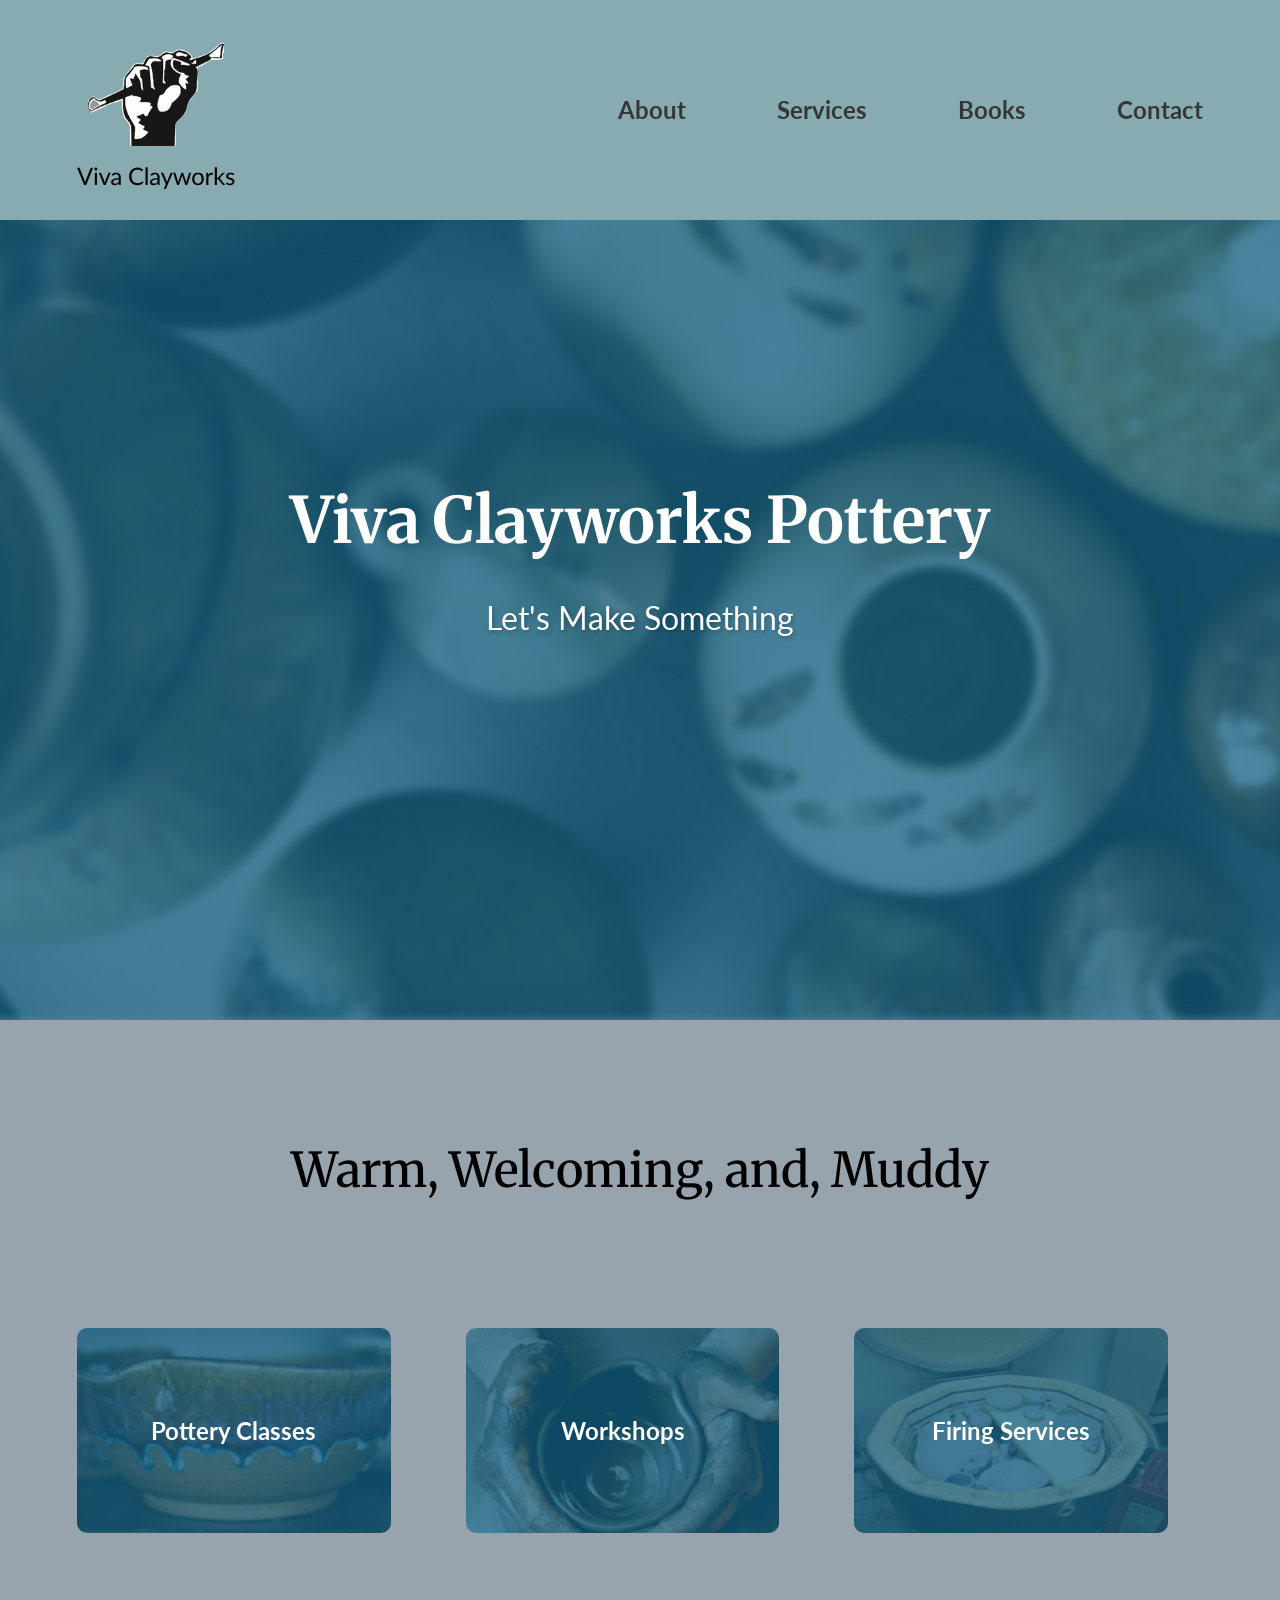
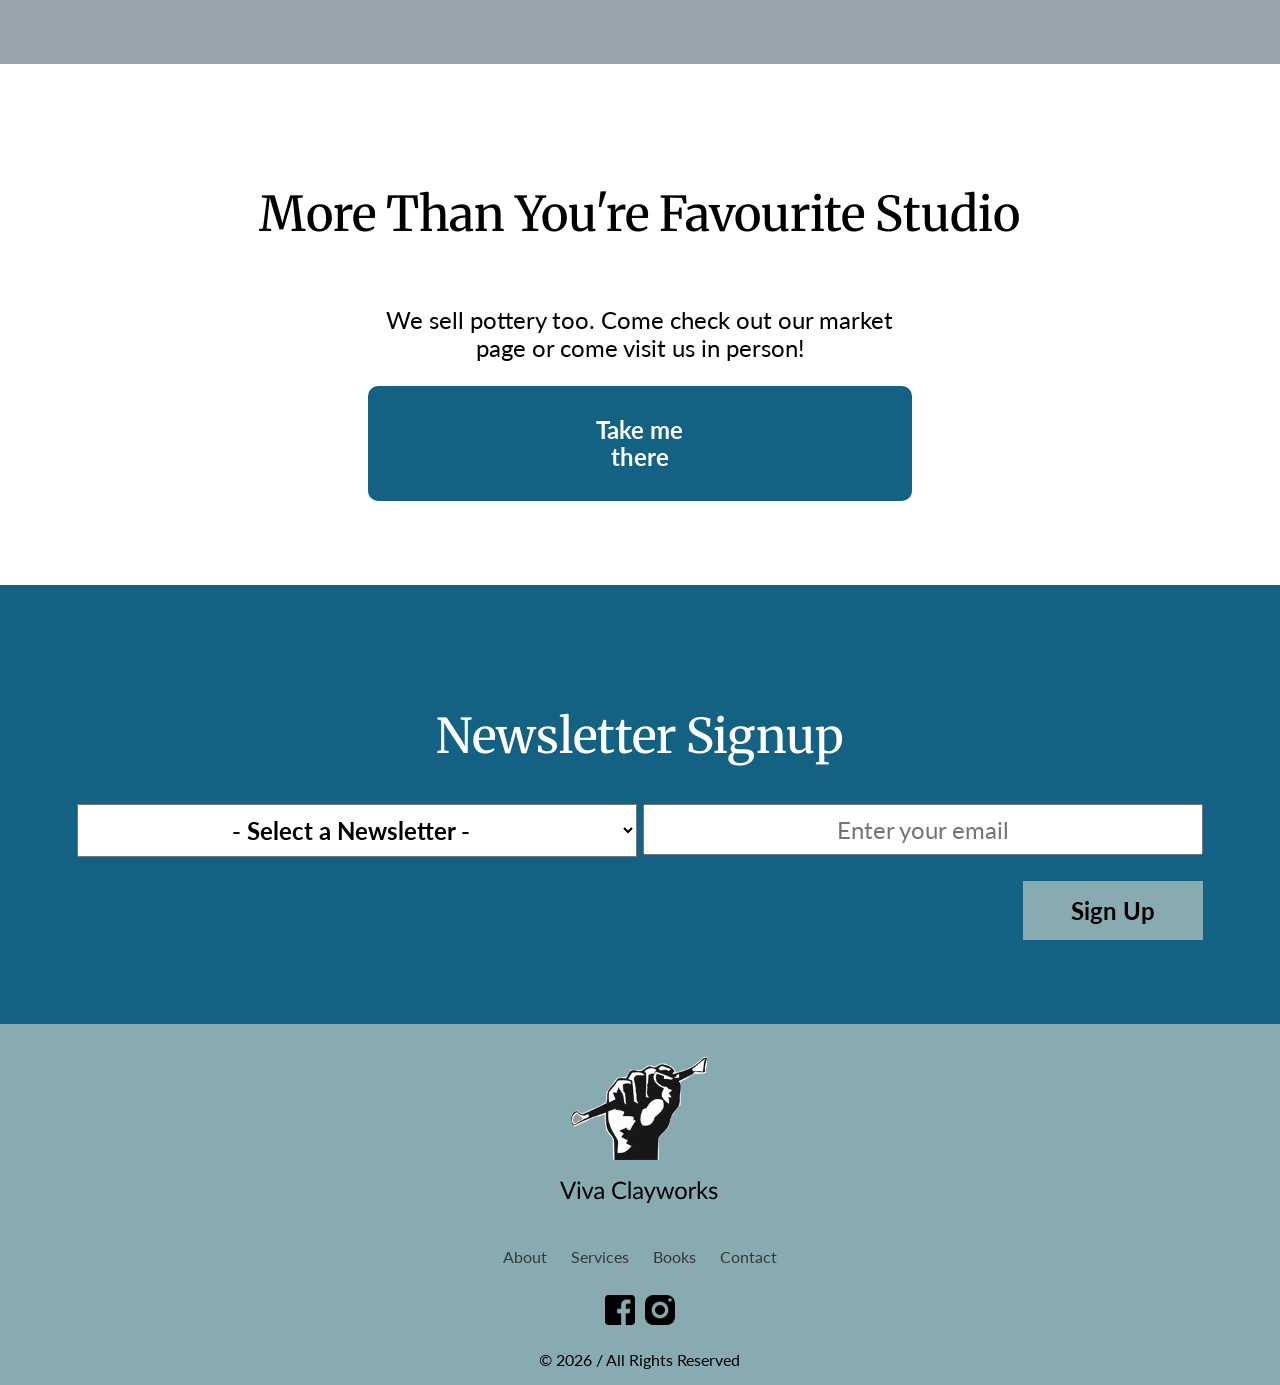
<file: index.html>
<!DOCTYPE html>
<html lang="en">
    <head>
        <meta charset="UTF-8"></meta>
        <meta name="viewport" content="width=device-width, initial-scale=1"></meta>
        <title>Viva Clayworks | Homepage</title>

        <!-- STYLE SHEETS: Normal, layout, styles-->
    	<link rel="stylesheet" href="normalize.css"> <!-- Normalize browser default settings -->
	    <link rel="stylesheet" href="layout.css"> <!-- This controls our stucture and layout -->
	    <link rel="stylesheet" href="styles.css"> <!-- This is where we add all the styling to the elements of the pages -->

        <!-- FONTS: Merriweathear, Lato -->
        <link rel="preconnect" href="https://fonts.googleapis.com">
        <link rel="preconnect" href="https://fonts.gstatic.com" crossorigin>
        <link href="https://fonts.googleapis.com/css2?family=Merriweather:ital,opsz,wght@0,18..144,300..900;1,18..144,300..900&display=swap" rel="stylesheet">

        <link rel="preconnect" href="https://fonts.googleapis.com">
        <link rel="preconnect" href="https://fonts.gstatic.com" crossorigin>
        <link href="https://fonts.googleapis.com/css2?family=Lato:ital,wght@0,100;0,300;0,400;0,700;0,900;1,100;1,300;1,400;1,700;1,900&family=Merriweather:ital,opsz,wght@0,18..144,300..900;1,18..144,300..900&display=swap" rel="stylesheet">
    </head>
    
    <!-- BODY: Viewable content -->
    <body>
        <!-- HEADER section: Navigatiom bar, the same for every page -->
        <header>
            <!-- LOGO -->
            <a href="index.html#home"><img src="images/vivaclayworks-logo.svg" class="logo" alt=""></a>

            <!-- NAVIGATION -->
            <nav>
                <ul>
                    <li><a href="about.html" class="nav-link">About</a></li>
                    <li><a href="services.html" class="nav-link">Services</a></li>
                    <li><a href="little-otter.html" class="nav-link">Books</a></li>
                    <li><a href="contact.html" class="nav-link">Contact</a></li>
                </ul>
            </nav>

            <!-- HAMBURGER BAR: For tablet and mobile screens -->

        </header>

        <!-- MAIN: Content between the header and footer -->
        <main>
            <!-- HERO section: Organization name and motto -->
            <section class="no-section-padding">
                <div class="container-full">
                    <div class="row row-justify-center row-align-center">
                        <div class="hero-img" id="home">
                            <h1 class="text-white text-center h1-hero">Viva Clayworks Pottery</h1>
                            <p class="text-white text-center h1-subheading">Let's Make Something</p>
                        </div>
                    </div>
                </div>

            </section>

            <!-- WARM, WELCOMING, AND, MUDDY section: Pottery Classes, Workshops, Firing Services -->
            <section class="section-padding cadet-gray-background">
                <div class="container">

                    <h2 class="text-center">Warm, Welcoming, and, Muddy</h2>

                    <!-- Row one start: three columns -->
                    <div class="row row-justify-center">
                        <!-- Column one: Pottery Classes -->
                        <div class="col col-lg-4">
                            <div class="homepage-card">
                                <p class="text-bold">Pottery Classes</p>
                            </div>
                        </div>

                        <!-- Column two: Workshops -->
                        <div class="col col-lg-4">
                            <div class="homepage-card homepage-card-2">
                                <p class="text-bold">Workshops</p>
                            </div>
                        </div>
                        
                        <!-- Column three: Firing Services -->
                        <div class="col col-lg-4">
                            <div class="homepage-card homepage-card-3">
                                <p class="text-bold">Firing Services</p>
                            </div>
                        </div>
                    </div>
                    <!-- Row one end -->
                </div>
            </section>

            <!-- MORE THAN YOU'RE FAVOURITE STUDIO section: CTA to shop page -->
            <section class="section-padding">
                <div class="container">
                    <h2 class="text-center">More Than You're Favourite Studio</h2>

                    <!-- Row one start -->
                    <div class="row row-justify-center">
                        <div class="col col-lg-6">
                            <p class="text-center">We sell pottery too. Come check out our market page or come visit us in person!</p>
                        </div>
                    </div>
                    <!-- Row one end -->

                    <!-- Row two start: button-->
                    <div class="row row-justify-center">
                        <div class="col col-lg-6 text-center">
                            <a href="https://viva-clayworks.myshopify.com/" target="_blank" class="button">Take me there</a>
                        </div>
                    </div>
                    <!-- Row two end -->
                </div>
            </section>

            <!-- NEWSLETTER SIGNUP section -->
            <section class="section-padding deep-teal-background">
                <div class="container">
                    <h2 class="text-center text-white">Newsletter Signup</h2>
                    
                    <!-- Newsletter signup form: need to match the mockup--> 
                    <form class="newsletter-form">
                        <div class="field">
                            <select id="newsletters" name="newsletter" class="newsletters text-center">
                                <option value="">- Select a Newsletter -</option>
                                <option value="viva-clayworks-newsletter">Viva Clayworks Newsletter</option>
                                <option value="workshops">Workshops</option>
                                <option value="customer-list">Customer List</option>
                                <option value="children-and-teen-program">Children and Teen Program</option>
                                <option value="student-email-list">Student Email List</option>
                            </select>
                        </div>
                        <div class="field">
                            <input type="text" id="email" class="input-text text-center" placeholder="Enter your email">
                        </div>
                        <input type="submit" class="button-secondary form-submit" value="Sign Up">
                    </form>
                </div>
            </section>

        </main>
        <!-- FOOTER: Logo, navigation bar, socials, and copy right statement. The same for every page-->
        <footer>
            <div class="container">
                <!-- Row one: logo -->
                <div class="row row-justify-center">
                    <a href="index.html#home"><img src="images/vivaclayworks-logo.svg" class="logo"></a>
                </div>
                <!-- Row one end -->
                 
                <!-- Row two: navigation links -->
                <div class="row row-justify-center">
                    <ul>
                        <li><a href="about.html" class="nav-link">About</a></li>
                        <li><a href="services.html" class="nav-link">Services</a></li>
                        <li><a href="little-otter.html" class="nav-link">Books</a></li>
                        <li><a href="contact.html" class="nav-link">Contact</a></li>
                    </ul>
                </div>
                <!-- Row two end-->

                <!-- Row three: social media icons -->
                <div class="row row-justify-center">
                    <a><img src="images/facebook-icon.svg" class="footer-icon fb-icon"></a>
                    <a><img src="images/instagram-icon.svg" class="footer-icon insta-icon"></a>
                </div>
                <!-- Row three end -->

                <!-- Row four: copy right -->
                <div class="row row-justify-center">
                    <p class=text-center>&copy; 2026 / All Rights Reserved</p>
                </div>
                <!-- Row four end-->
            </div>
        </footer>
    </body>
</html>
</file>
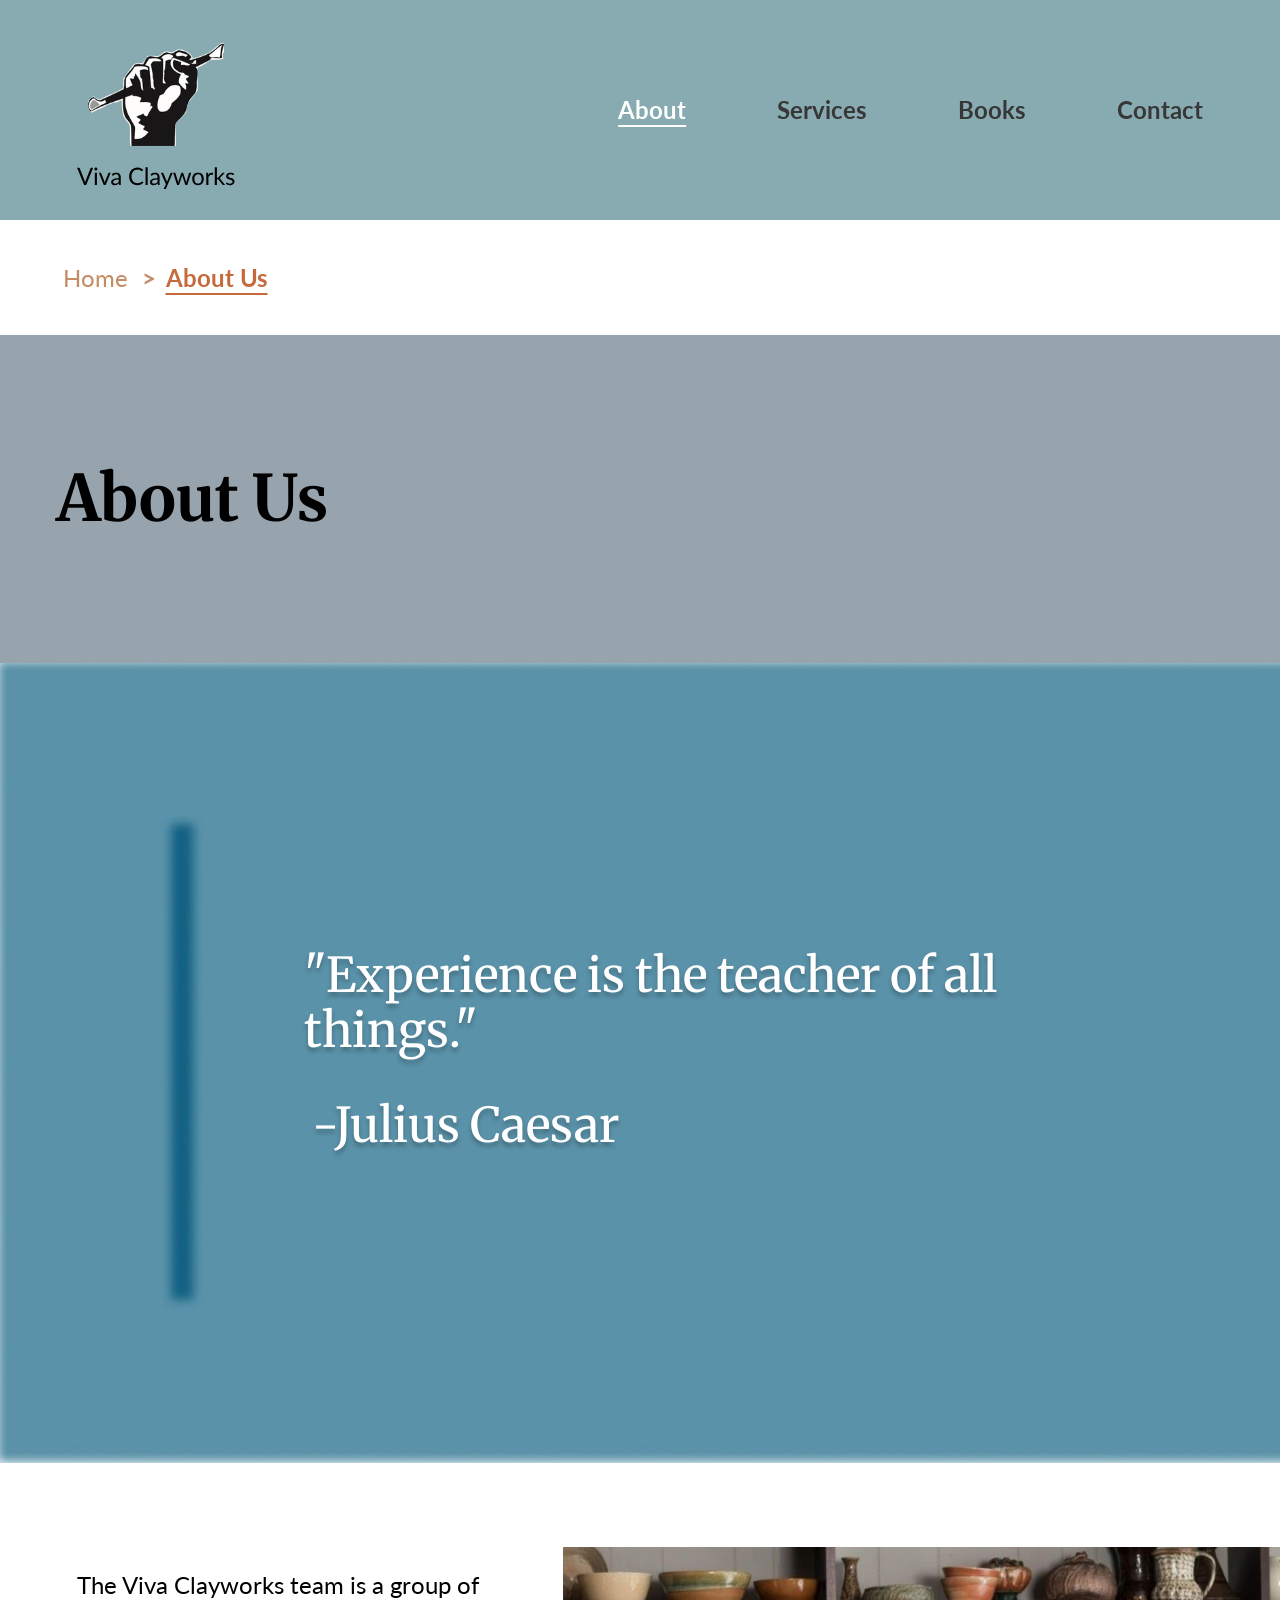
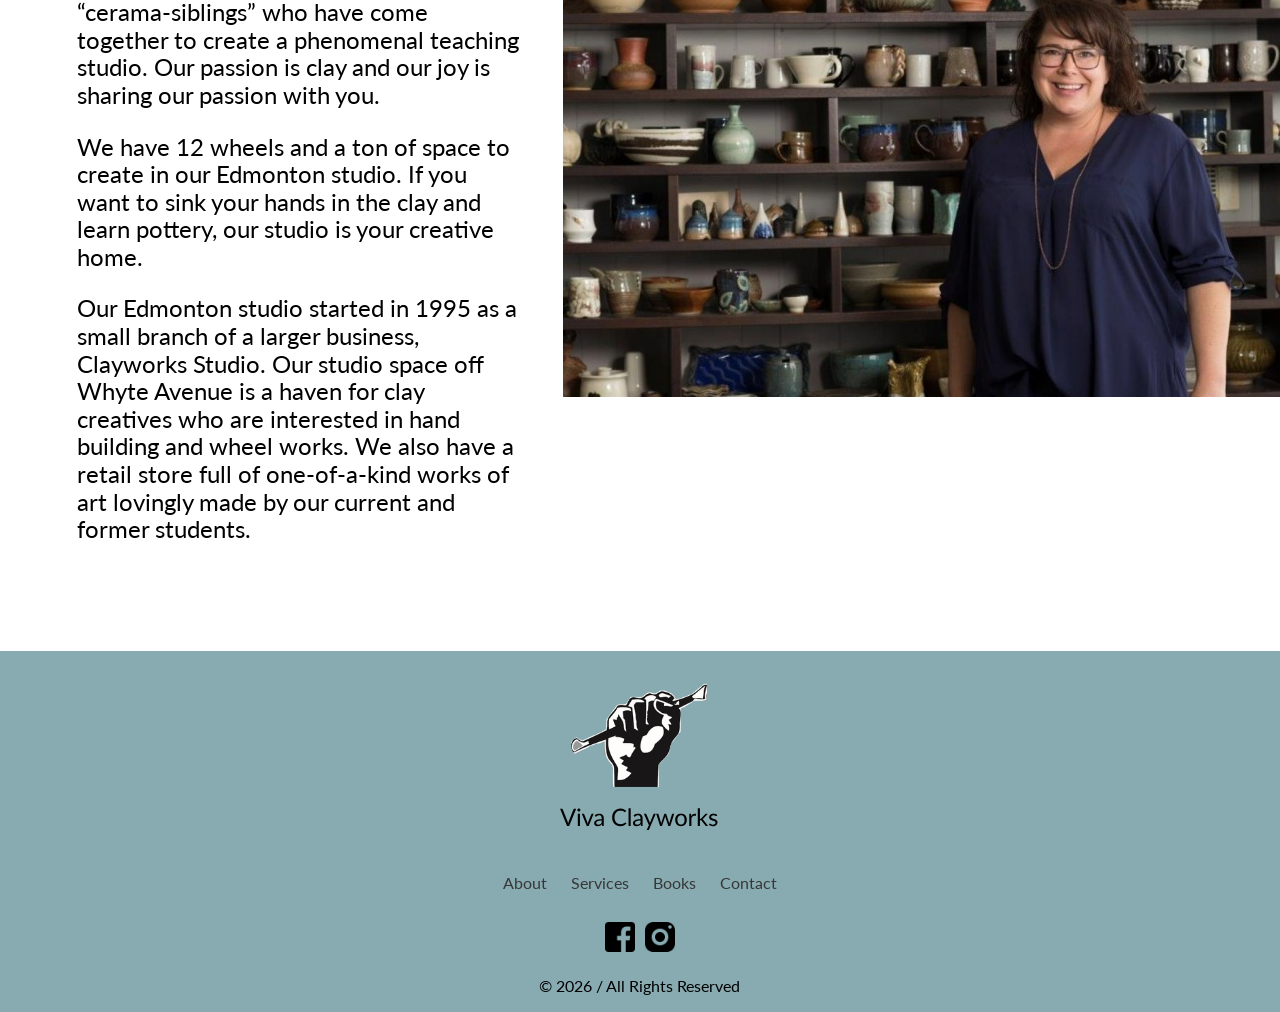
<file: about.html>
<!DOCTYPE html>
<html lang="en">
    <head>
        <meta charset="UTF-8"></meta>
        <meta name="viewport" content="width=device-width, initial-scale=1"></meta>
        <title>Viva Clayworks | About</title>

        <!-- STYLE SHEETS: Normal, layout, styles-->
    	<link rel="stylesheet" href="normalize.css"> <!-- Normalize browser default settings -->
	    <link rel="stylesheet" href="layout.css"> <!-- This controls our stucture and layout -->
	    <link rel="stylesheet" href="styles.css"> <!-- This is where we add all the styling to the elements of the pages -->

        <!-- FONTS: Merriweathear, Lato -->
        <link rel="preconnect" href="https://fonts.googleapis.com">
        <link rel="preconnect" href="https://fonts.gstatic.com" crossorigin>
        <link href="https://fonts.googleapis.com/css2?family=Merriweather:ital,opsz,wght@0,18..144,300..900;1,18..144,300..900&display=swap" rel="stylesheet">

        <link rel="preconnect" href="https://fonts.googleapis.com">
        <link rel="preconnect" href="https://fonts.gstatic.com" crossorigin>
    <link href="https://fonts.googleapis.com/css2?family=Lato:ital,wght@0,100;0,300;0,400;0,700;0,900;1,100;1,300;1,400;1,700;1,900&family=Merriweather:ital,opsz,wght@0,18..144,300..900;1,18..144,300..900&display=swap" rel="stylesheet">
    </head>
    
    <!-- BODY: Viewable content -->
    <body>
        <!-- HEADER section: Navigatiom bar, the same for every page -->
        <header>
            <!-- LOGO -->
            <a href="index.html#home"><img src="images/vivaclayworks-logo.svg" class="logo" alt=""></a>

            <!-- NAVIGATION -->
            <nav>
                <ul>
                    <li><a href="about.html" class="nav-link nav-link-current">About</a></li>
                    <li><a href="services.html" class="nav-link">Services</a></li>
                    <li><a href="little-otter.html" class="nav-link">Books</a></li>
                    <li><a href="contact.html" class="nav-link">Contact</a></li>
                </ul>
            </nav>

            <!-- HAMBURGER BAR: For tablet and mobile screens -->
        </header>

        <!-- MAIN: Content between the header and footer -->
        <main>
            <!-- BREAD CRUMBS section -->
            <section class="section-padding breadcrumbs-padding">
                <div class="container-full"> 
                    <div class="row">
                        <div class="col col-lg-3">
                            <nav class="breadcrumbs">
                                <ol>
                                    <li><a href="index.html" class="nav-link breadcrumb-not-highlighted">Home</a></li>
                                    <li><a href="about.html" class="nav-link breadcrumb-highlighted">About Us</a></li>
                                </ol>
                            </nav>
                        </div>
                    </div>
                </div>
            </section>

            <!-- ABOUT US HEADER section -->
            <section class="section-padding cadet-gray-background">
                <div class="container">
                    <div class="row">
                        <h1>About Us</h1>
                    </div>
                </div>
            </section>
            <!-- HERO section -->
            <section class="no-section-padding">
                <div class="container-full hero-img about-hero-img">
                    <!-- Row one: Quote -->
                    <div class="row row-justify-center row-align-center">
                        <div class="col col-lg-8">
                            <h2 class="about-hero-text text-white text-left">"Experience is the teacher of all things."</h2>
                        </div>
                    </div>
                    <!-- Row one end-->

                    <!-- Row two: source -->
                    <div class="row row-justify-center">
                        <div class="col col-lg-4">
                            <h2 class="about-hero-text text-white" id="quote-author">-Julius Caesar</h2>

                        </div>
                    <!-- Row two end-->
                    </div>
                </div>
            </section>

            <!-- DESCRIPTION section -->
            <section class="section-padding">
                <div class="container">
                    <!-- Row one -->
                    <div class="row">
                        <!--  Column one: Paragraph about Viva Clayworks -->
                        <div class="col col-lg-7">
                            <p>The Viva Clayworks team is a group of “cerama-siblings” who have come together to create a phenomenal teaching studio.
                                Our passion is clay and our joy is sharing our passion with you. 
                            </p>
                            <p>
                               We have 12 wheels and a ton of space to create in our Edmonton studio. 
                               If you want to sink your hands in the clay and learn pottery, our studio is your creative home. 
                            </p>
                            <p>
                                Our Edmonton studio started in 1995 as a small branch of a larger business, Clayworks Studio. 
                                Our studio space off Whyte Avenue is a haven for clay creatives who are interested in hand building and wheel works. 
                                We also have a retail store full of one-of-a-kind works of art lovingly made by our current and former students.
                            </p>
                        </div>

                        <!-- Column two: Photo of the owner -->
                        <div class="col col-lg-7">
                            <img src="images/photo-of-owner.jpg" alt="photo-of-owner">
                        </div>
                    </div>
                    <!-- Row one end -->
                </div>
            </section>
        </main>

        <!-- FOOTER: Logo, navigation bar, socials, and copy right statement. The same for every page-->
        <footer>
            <div class="container">
                <!-- Row one: logo -->
                <div class="row row-justify-center">
                    <a href="index.html#home"><img src="images/vivaclayworks-logo.svg" class="logo"></a>
                </div>
                <!-- Row two: navigation links -->
                <div class="row row-justify-center">
                    <ul>
                        <li><a href="about.html" class="nav-link">About</a></li>
                        <li><a href="services.html" class="nav-link">Services</a></li>
                        <li><a href="little-otter.html" class="nav-link">Books</a></li>
                        <li><a href="contact.html" class="nav-link">Contact</a></li>
                    </ul>
                </div>

                <!-- Row three: social media icons -->
                <div class="row row-justify-center">
                    <a><img src="images/facebook-icon.svg" class="footer-icon fb-icon"></a>
                    <a><img src="images/instagram-icon.svg" class="footer-icon insta-icon"></a>
                </div>

                <!-- Row four: copy right -->
                <div class="row row-justify-center">
                    <p class=text-center>&copy; 2026 / All Rights Reserved</p>
                </div>
            </div>
        </footer>
    </body>
</html>
</file>
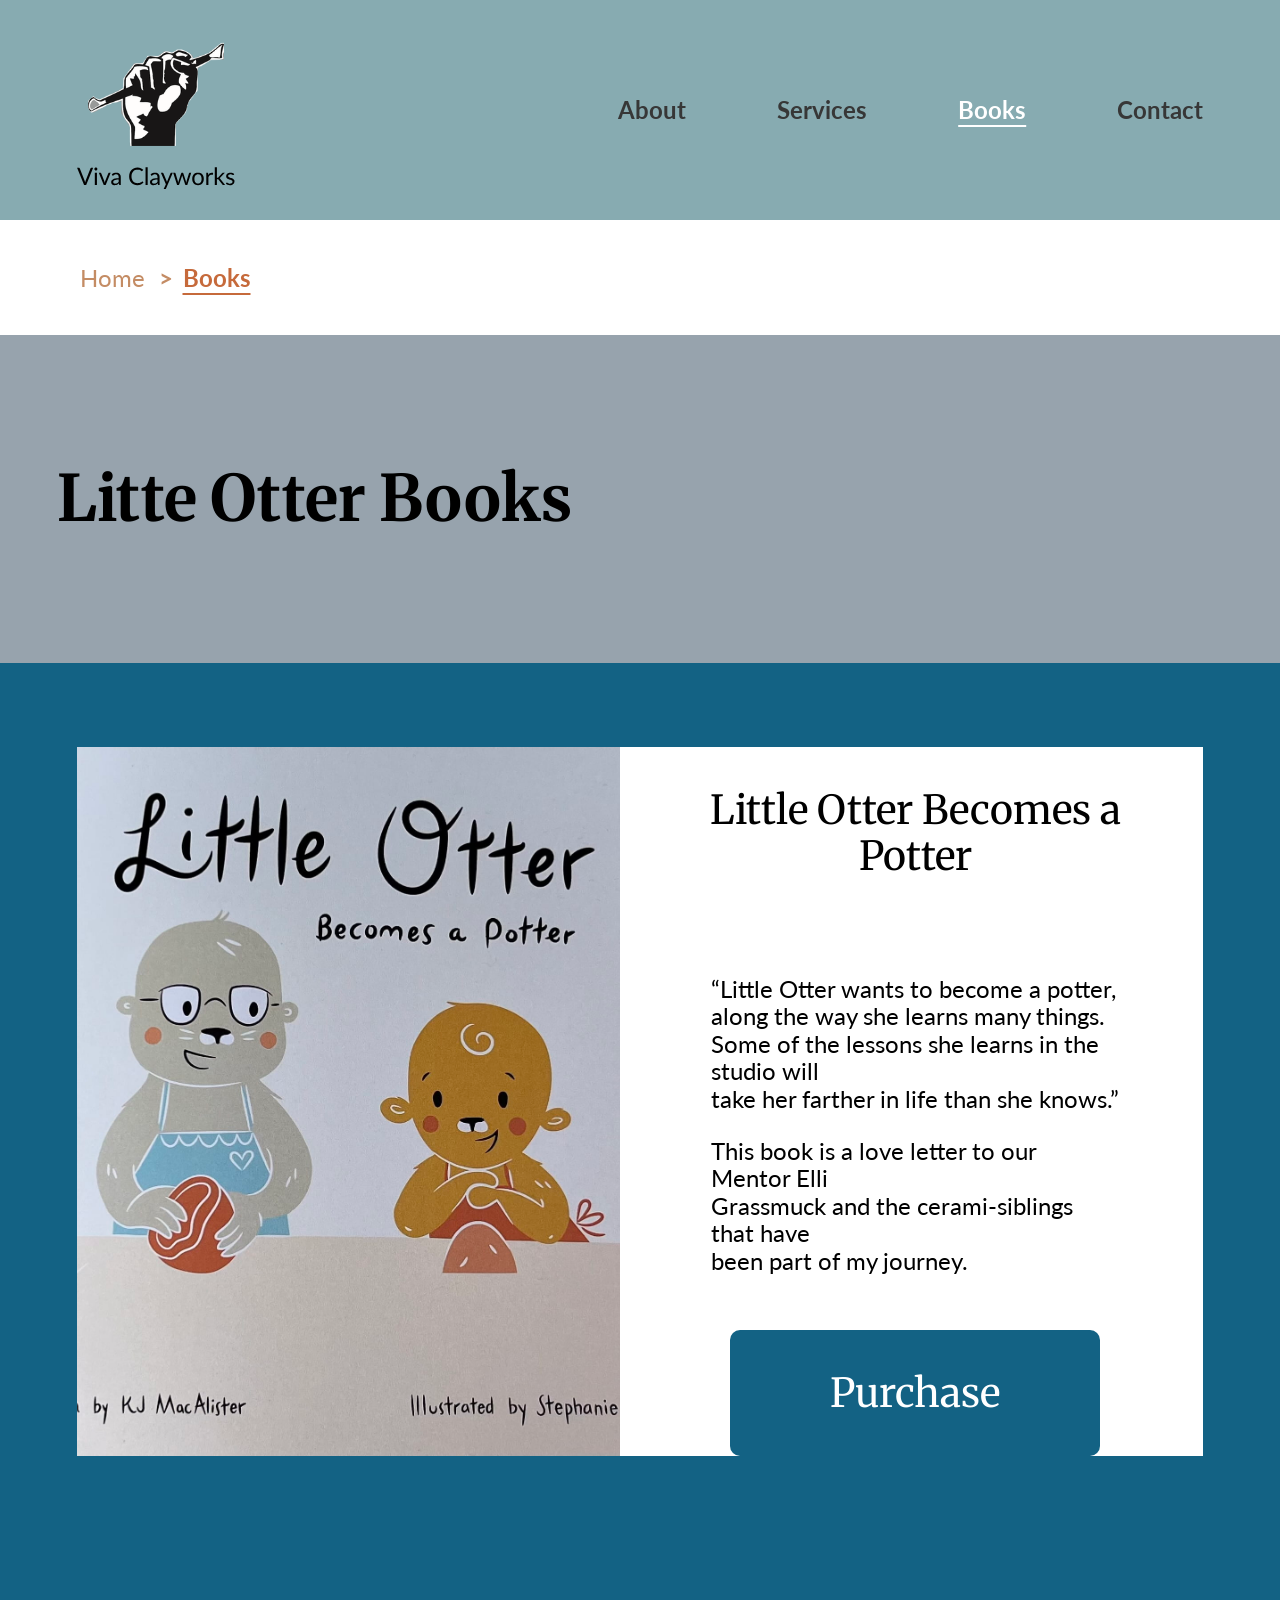
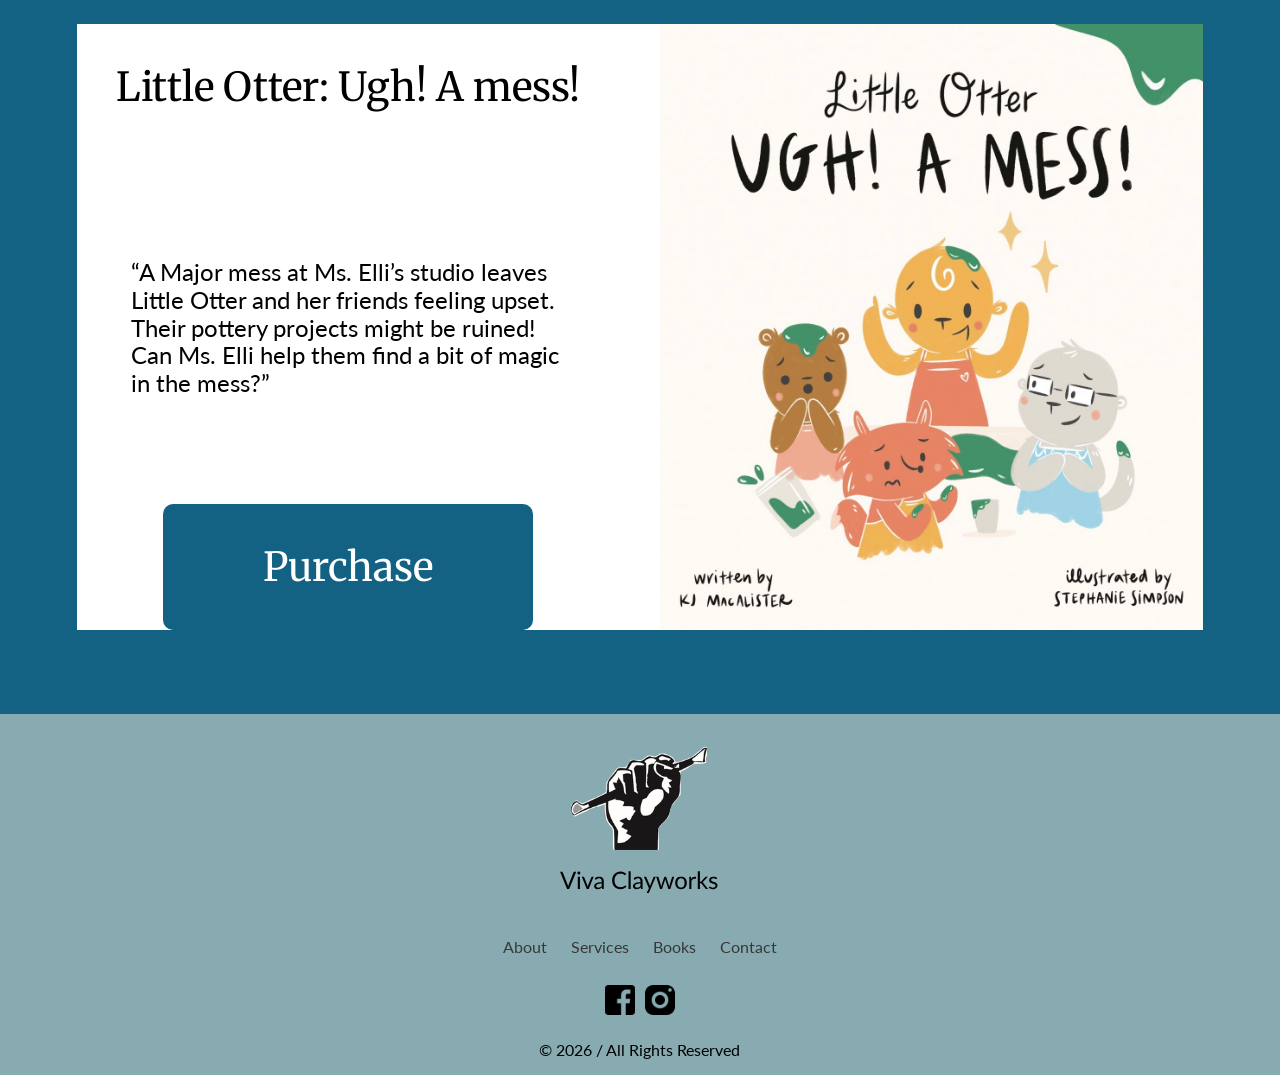
<file: little-otter.html>
<!DOCTYPE html>
<html lang="en">
    <head>
        <meta charset="UTF-8"></meta>
        <meta name="viewport" content="width=device-width, initial-scale=1"></meta>
        <title>Viva Clayworks | Homepage</title>

        <!-- STYLE SHEETS: Normal, layout, styles-->
    	<link rel="stylesheet" href="normalize.css"> <!-- Normalize browser default settings -->
	    <link rel="stylesheet" href="layout.css"> <!-- This controls our stucture and layout -->
	    <link rel="stylesheet" href="styles.css"> <!-- This is where we add all the styling to the elements of the pages -->

        <!-- FONTS: Merriweathear, Lato -->
        <link rel="preconnect" href="https://fonts.googleapis.com">
        <link rel="preconnect" href="https://fonts.gstatic.com" crossorigin>
        <link href="https://fonts.googleapis.com/css2?family=Merriweather:ital,opsz,wght@0,18..144,300..900;1,18..144,300..900&display=swap" rel="stylesheet">

        <link rel="preconnect" href="https://fonts.googleapis.com">
        <link rel="preconnect" href="https://fonts.gstatic.com" crossorigin>
    <link href="https://fonts.googleapis.com/css2?family=Lato:ital,wght@0,100;0,300;0,400;0,700;0,900;1,100;1,300;1,400;1,700;1,900&family=Merriweather:ital,opsz,wght@0,18..144,300..900;1,18..144,300..900&display=swap" rel="stylesheet">
    </head>
    
    <!-- BODY: Viewable content -->
    <body>
        <!-- HEADER section: Navigatiom bar, the same for every page -->
        <header>
            <!-- LOGO -->
            <a href="index.html#home"><img src="images/vivaclayworks-logo.svg" class="logo" alt=""></a>

            <!-- NAVIGATION -->
            <nav>
                <ul>
                    <li><a href="about.html" class="nav-link">About</a></li>
                    <li><a href="services.html" class="nav-link">Services</a></li>
                    <li><a href="little-otter.html" class="nav-link nav-link-current">Books</a></li>
                    <li><a href="contact.html" class="nav-link">Contact</a></li>
                </ul>
            </nav>

            <!-- HAMBURGER BAR: For tablet and mobile screens -->

        </header>

        <!-- MAIN: Content between the header and footer -->
        <main>
            <!-- BREAD CRUMBS section -->
            <section class="section-padding breadcrumbs-padding">
                <div class="container-full"> 
                    <div class="row">
                        <div class="col col-lg-3">
                            <nav class="breadcrumbs">
                                <ol>
                                    <li><a href="index.html" class="nav-link breadcrumb-not-highlighted">Home</a></li>
                                    <li><a href="little-otter.html" class="nav-link breadcrumb-highlighted">Books</a></li>
                                </ol>
                            </nav>
                        </div>
                    </div>
                </div>
            </section>

            <!-- LITTLE OTTER HEADER section -->
            <section class="section-padding cadet-gray-background">
                <div class="container">
                    <div class="row">
                        <h1>Litte Otter Books</h1>
                    </div>
                </div>
            </section>

            <!-- BOOK ONE section -->
            <section class="section-padding deep-teal-background">
                <div class="container white-background">
                    <!-- Row one: Image, about book, and purchase button-->
                    <div class="row row-justify-center">
                        <!-- Column one: Image of book cover -->
                        <div class="col col-lg-6">
                            <img src="images/little-otter-book.jpg" class="card-img">
                        </div>

                        <!-- Column two: About book and purchase button-->
                        <div class="col col-lg-6">
                            <div class="text-wrapper">
                                <h3 class="text-center">Little Otter Becomes a Potter</h3>
                                <div class="paragraph-container">
                                    <p>
                                        “Little Otter wants to become a potter,<br>
                                        along the way she learns many things. <br>
                                        Some of the lessons she learns in the studio will<br>
                                        take her farther in life than she knows.”
                                    </p>
                                    <p>
                                        This book is a love letter to our Mentor Elli<br> 
                                        Grassmuck and the cerami-siblings that have <br>
                                        been part of my journey.
                                    </p>
                                </div>
                                <div class="text-center">
                                    <a href="https://viva-clayworks.myshopify.com/collections/all" class="button button-2">Purchase</a>
                                </div>
                            </div>
                        </div>
                    </div>
                    <!-- Row one end -->
                </div>
            </section>

            <!-- BOOK TWO section -->
            <section class="section-padding deep-teal-background">
                <div class="container white-background">
                    <!-- Row one: Image, about book, and purchase button-->
                    <div class="row row-justify-center">
                        <div class="col col-lg-6">
                            <div class="text-wrapper text-wrapper-2">
                                <h3 class="text-center">Little Otter: Ugh! A mess!</h3>
                                <div class="paragraph-container-2">
                                    <p>
                                        “A Major mess at Ms. Elli’s studio leaves Little Otter and her friends feeling upset. 
                                        Their pottery projects might be ruined! 
                                        Can Ms. Elli help them find a bit of magic in the mess?”
                                    </p>
                                </div>
                                <div class="text-center">
                                    <a href="https://viva-clayworks.myshopify.com/collections/all" class="button button-2">Purchase</a>
                                </div>
                            </div>
                        </div>
                        <!-- Column two: Book two cover image -->
                        <div class="col col-lg-6">
                            <img src="images/little-otter-2-book.jpg" class="card-img">
                        </div>

                    </div>
                    <!-- Row one end -->
                </div>
            </section>
        </main>

        <!-- FOOTER: Logo, navigation bar, socials, and copy right statement. The same for every page-->
        <footer>
            <div class="container">
                <!-- Row one: logo -->
                <div class="row row-justify-center">
                    <a href="index.html#home"><img src="images/vivaclayworks-logo.svg" class="logo"></a>
                </div>
                <!-- Row one end -->
                 
                <!-- Row two: navigation links -->
                <div class="row row-justify-center">
                    <ul>
                        <li><a href="about.html" class="nav-link">About</a></li>
                        <li><a href="services.html" class="nav-link">Services</a></li>
                        <li><a href="little-otter.html" class="nav-link">Books</a></li>
                        <li><a href="contact.html" class="nav-link">Contact</a></li>
                    </ul>
                </div>
                <!-- Row two end-->

                <!-- Row three: social media icons -->
                <div class="row row-justify-center">
                    <a><img src="images/facebook-icon.svg" class="footer-icon fb-icon"></a>
                    <a><img src="images/instagram-icon.svg" class="footer-icon insta-icon"></a>
                </div>
                <!-- Row three end -->

                <!-- Row four: copy right -->
                <div class="row row-justify-center">
                    <p class=text-center>&copy; 2026 / All Rights Reserved</p>
                </div>
                <!-- Row four end-->
            </div>
        </footer>
    </body>
</html>
</file>
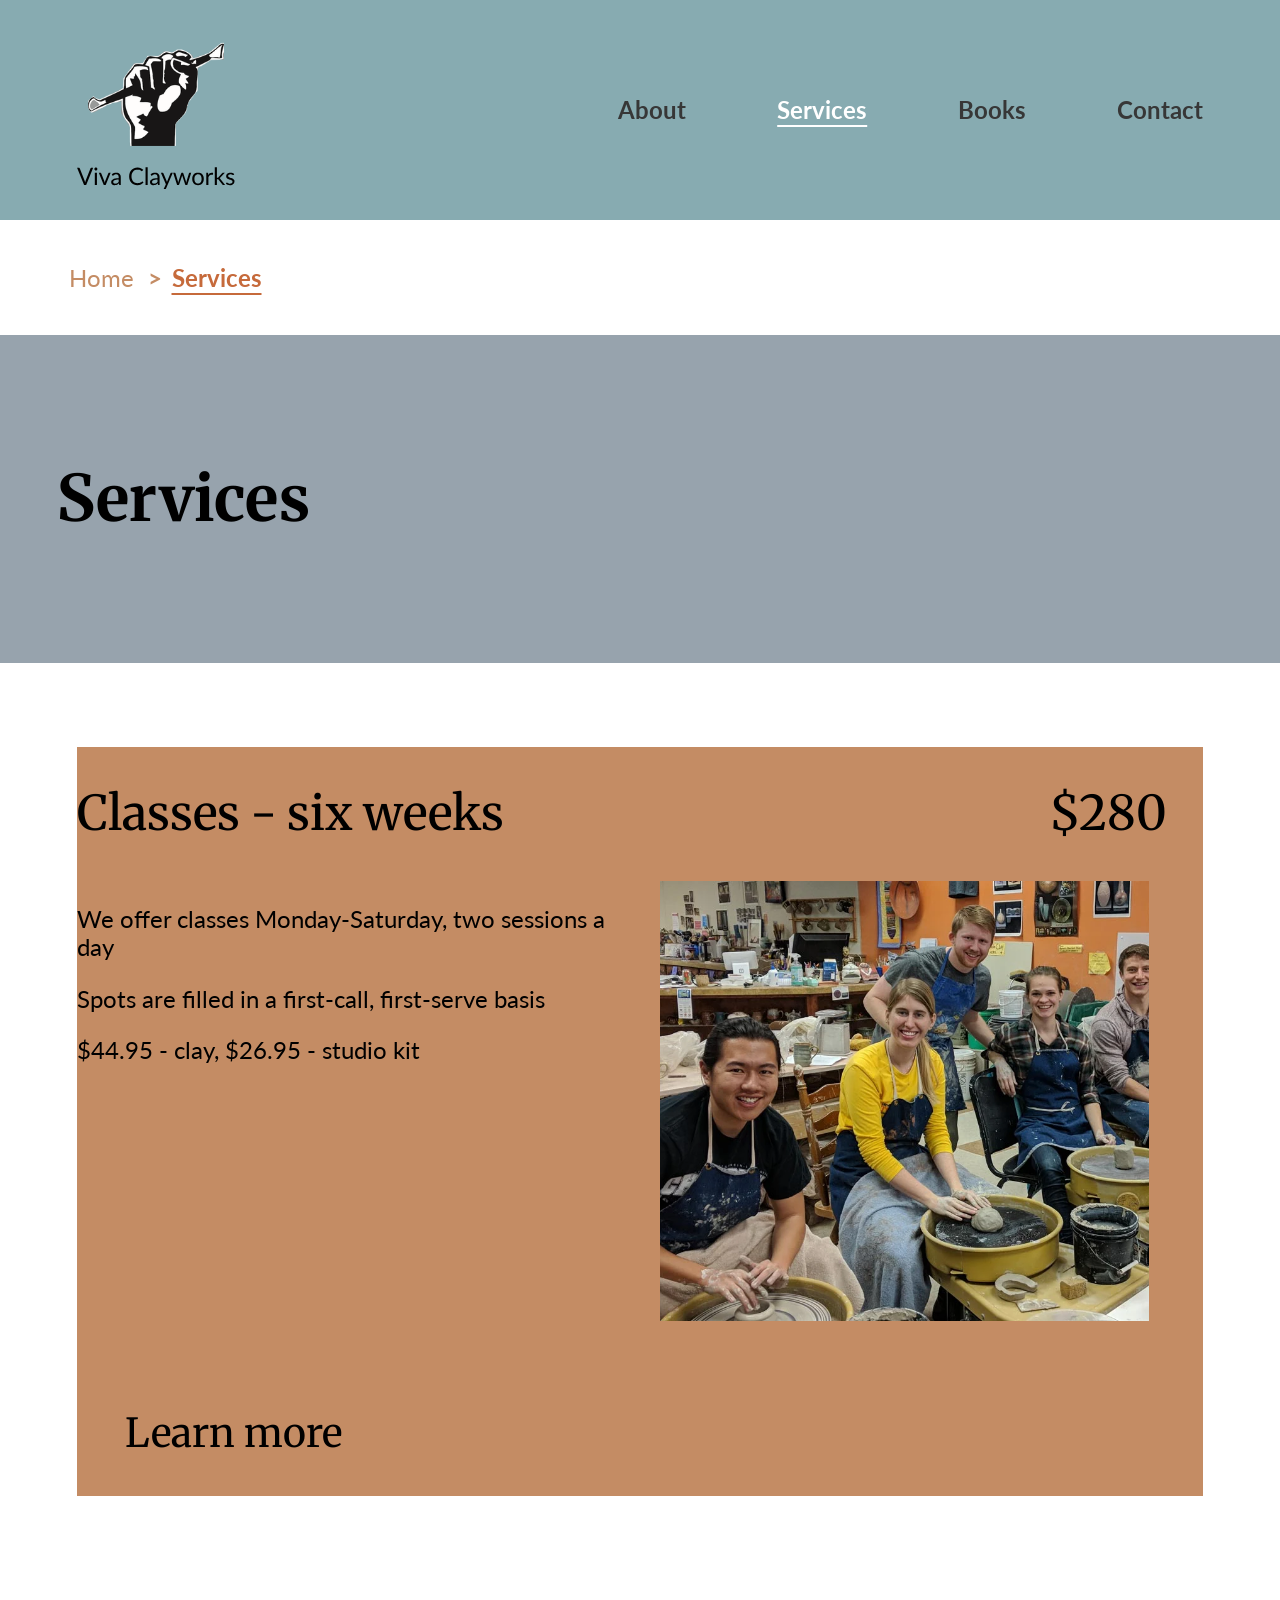
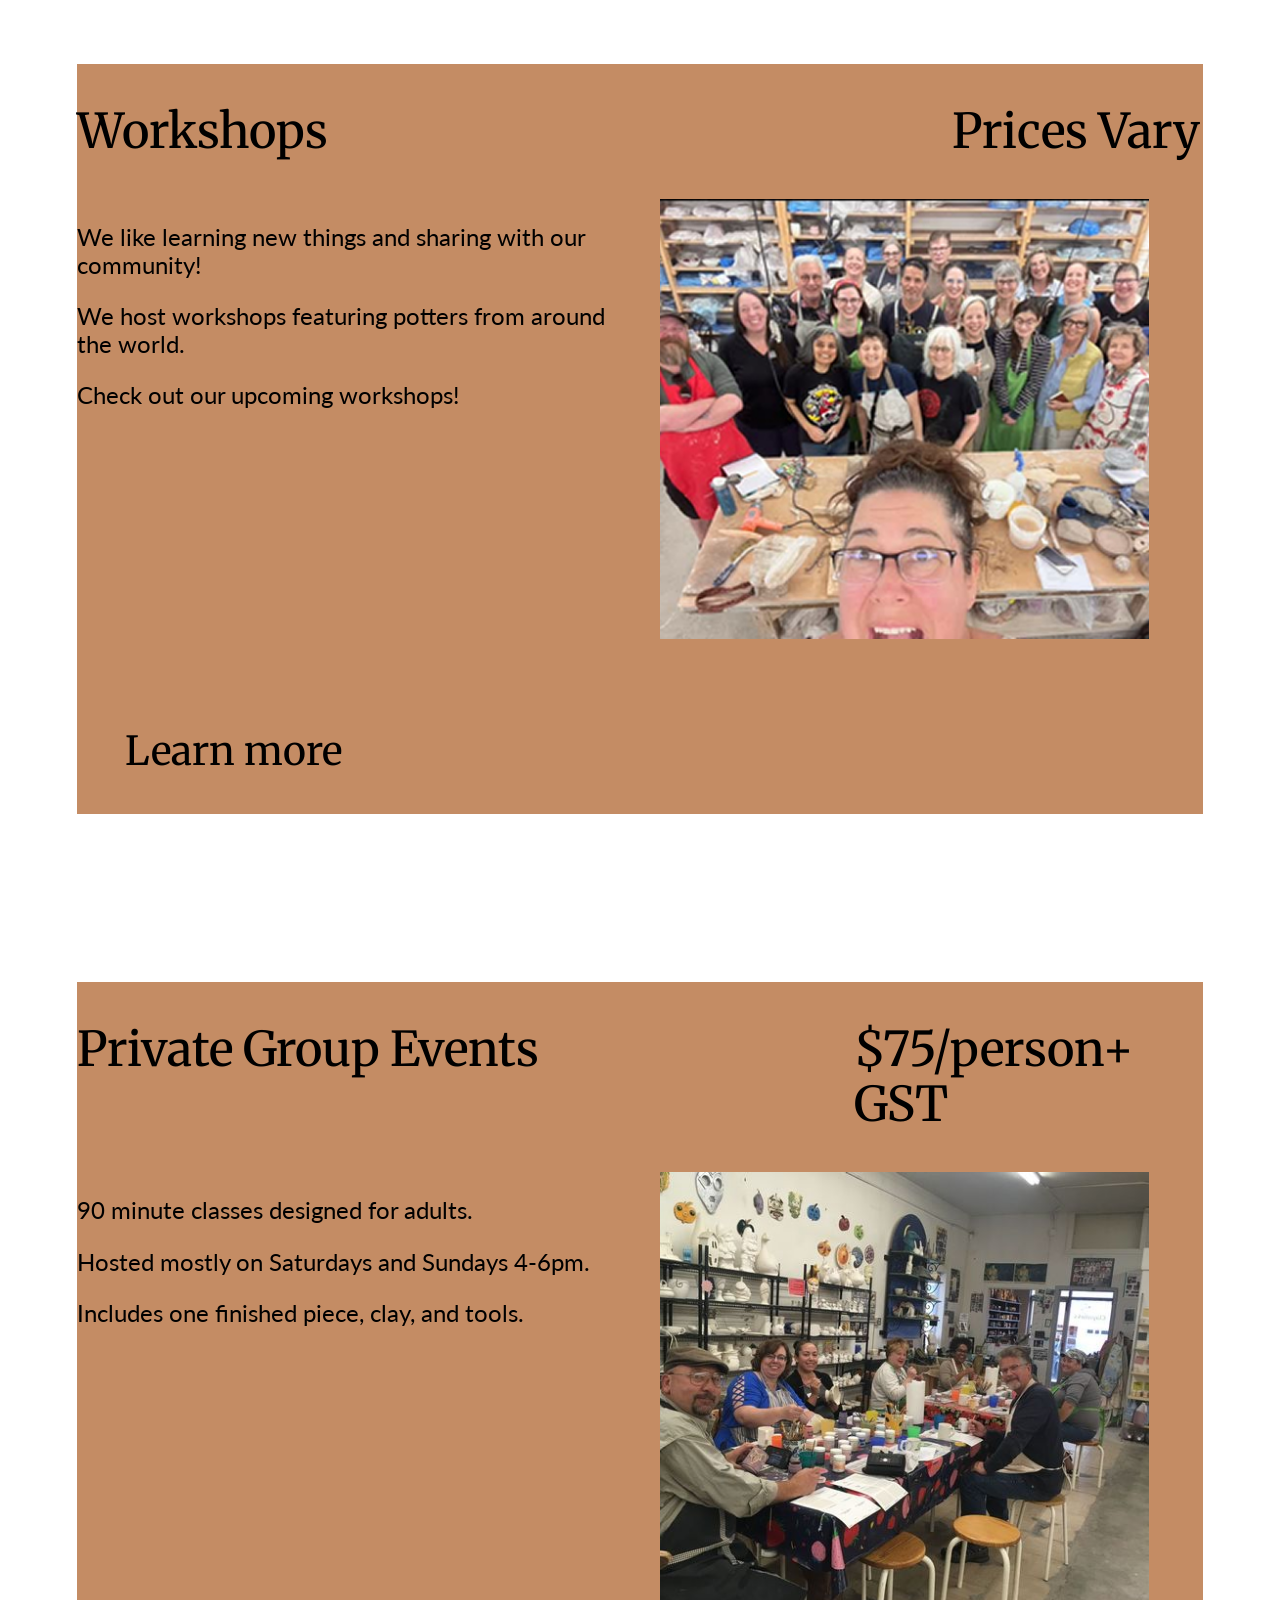
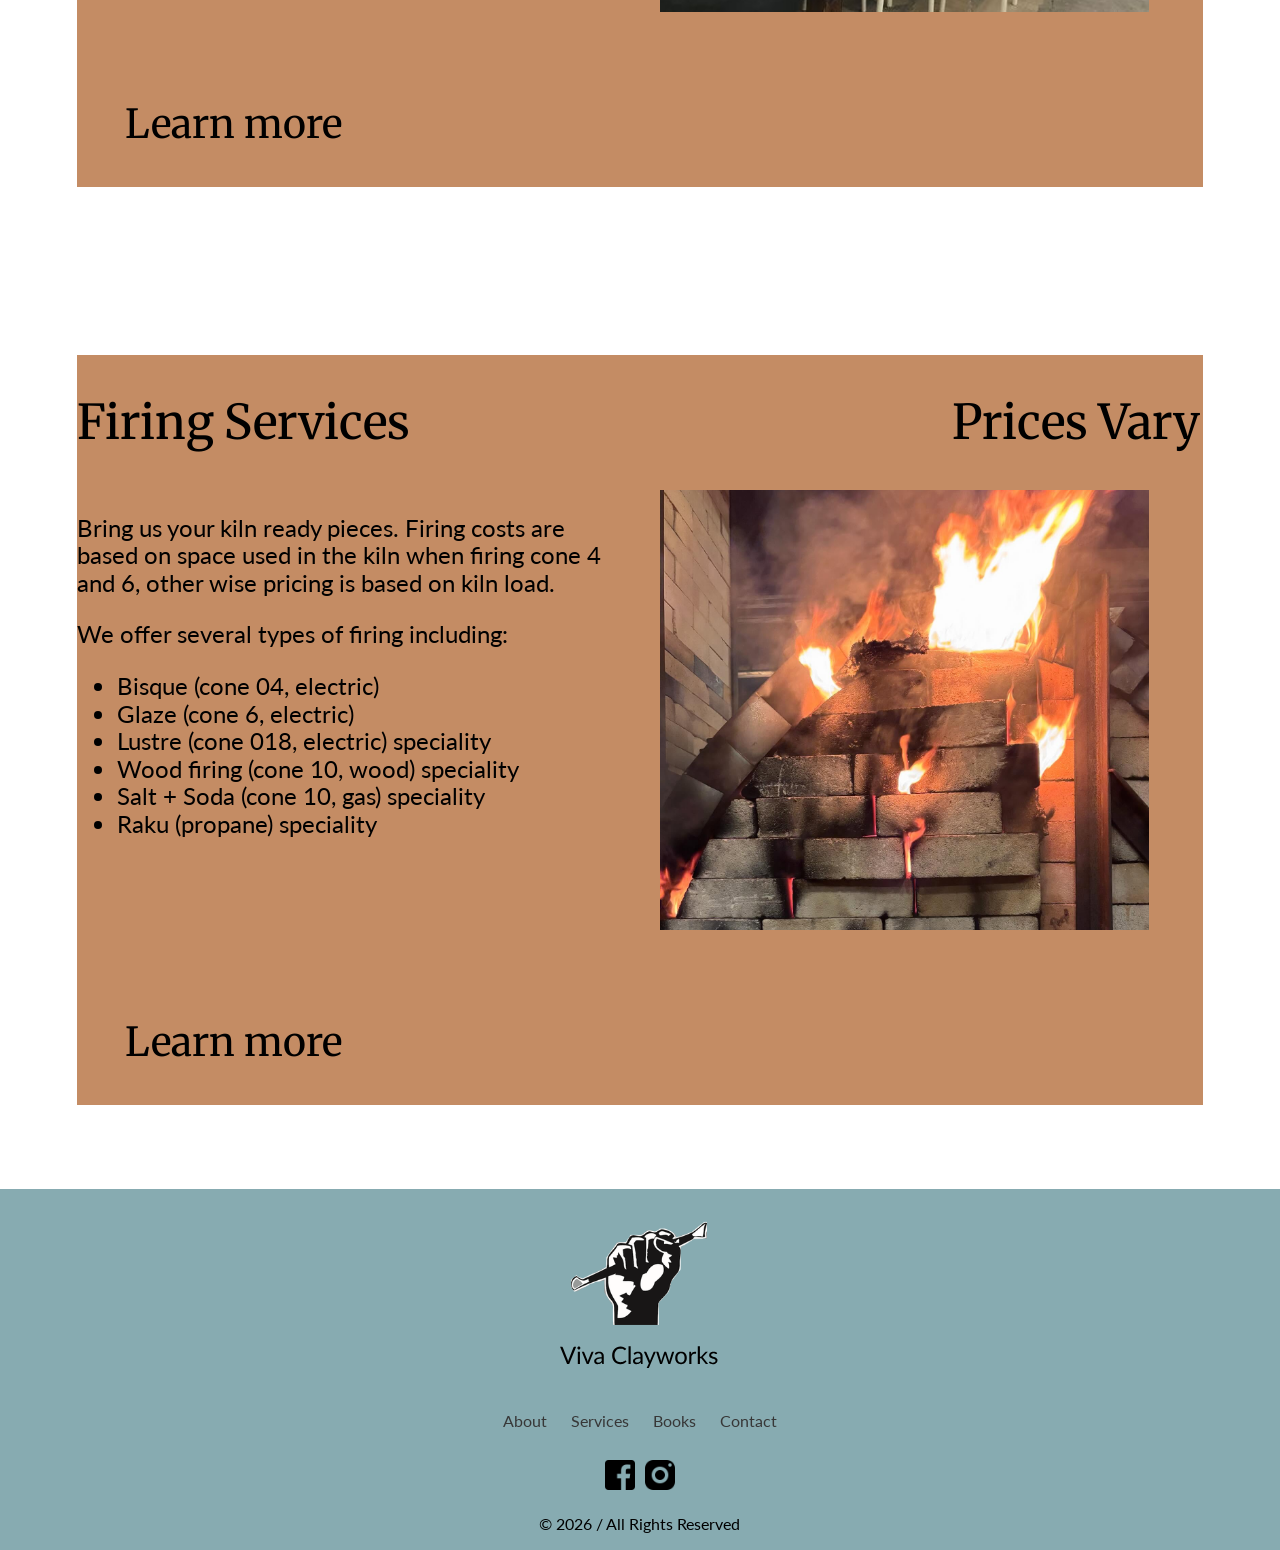
<file: services.html>
<!DOCTYPE html>
<html lang="en">
    <head>
        <meta charset="UTF-8"></meta>
        <meta name="viewport" content="width=device-width, initial-scale=1"></meta>
        <title>Viva Clayworks | Homepage</title>
        
        <!-- STYLE SHEETS: Normal, layout, styles-->
    	<link rel="stylesheet" href="normalize.css"> <!-- Normalize browser default settings -->
	    <link rel="stylesheet" href="layout.css"> <!-- This controls our stucture and layout -->
	    <link rel="stylesheet" href="styles.css"> <!-- This is where we add all the styling to the elements of the pages -->

        <!-- FONTS: Merriweathear, Lato -->
        <link rel="preconnect" href="https://fonts.googleapis.com">
        <link rel="preconnect" href="https://fonts.gstatic.com" crossorigin>
        <link href="https://fonts.googleapis.com/css2?family=Merriweather:ital,opsz,wght@0,18..144,300..900;1,18..144,300..900&display=swap" rel="stylesheet">

        <link rel="preconnect" href="https://fonts.googleapis.com">
        <link rel="preconnect" href="https://fonts.gstatic.com" crossorigin>
    <link href="https://fonts.googleapis.com/css2?family=Lato:ital,wght@0,100;0,300;0,400;0,700;0,900;1,100;1,300;1,400;1,700;1,900&family=Merriweather:ital,opsz,wght@0,18..144,300..900;1,18..144,300..900&display=swap" rel="stylesheet">
    </head>
    
    <!-- BODY: Viewable content -->
    <body>
        <!-- HEADER section: Navigatiom bar, the same for every page -->
        <header>
            <!-- LOGO -->
            <a href="index.html#home"><img src="images/vivaclayworks-logo.svg" class="logo" alt=""></a>

            <!-- NAVIGATION -->
            <nav>
                <ul>
                    <li><a href="about.html" class="nav-link">About</a></li>
                    <li><a href="services.html" class="nav-link nav-link-current">Services</a></li>
                    <li><a href="little-otter.html" class="nav-link">Books</a></li>
                    <li><a href="contact.html" class="nav-link">Contact</a></li>
                </ul>
            </nav>

            <!-- HAMBURGER BAR: For tablet and mobile screens -->

        </header>

        <!-- MAIN: Content between the header and footer -->
        <main>
            <!-- BREAD CRUMBS section -->
            <section class="section-padding breadcrumbs-padding">
                <div class="container-full"> 
                    <!-- Row one -->
                    <div class="row">
                        <div class="col col-lg-3">
                            <nav class="breadcrumbs">
                                <ol>
                                    <li><a href="index.html" class="nav-link breadcrumb-not-highlighted">Home</a></li>
                                    <li><a href="services.html" class="nav-link breadcrumb-highlighted">Services</a></li>
                                </ol>
                            </nav>
                        </div>
                    </div>
                    <!-- Row one end -->
                </div>
            </section>

            <!-- ABOUT US HEADER section -->
            <section class="section-padding cadet-gray-background">
                <div class="container">
                    <div class="row">
                        <h1>Services</h1>
                    </div>
                </div>
            </section>

            <!-- CLASSES CARD section -->
            <section class="section-padding">
                <div class="container terracota-background">
                    <!-- Row one: Classes-six weeks header, price -->
                    <div class="row row-justify-center">
                        <!-- Column one: Header -->
                        <div class="col col-lg-10">
                            <h2>Classes - six weeks</h2>
                        </div>

                        <!-- Column two: Price-->
                        <div class="col col-lg-2">
                            <h2>$280</h2>
                        </div>
                    </div>
                    <!--= Row one end -->

                    <!-- Row two: Description and image -->
                    <div class="row row-justify-center">
                        <!-- Column one: Classes Description -->
                        <div class="col col-lg-6">
                            <p>We offer classes Monday-Saturday, two sessions a day</p>
                            <p>Spots are filled in a first-call, first-serve basis</p>
                            <p>$44.95 - clay, $26.95 - studio kit</p>
                        </div>

                        <!-- Column two: Image-->
                        <div class="col col-lg-6">
                            <div class="card-img-wrap">
                                <img src="images/people-at-pottery-wheel.webp" class="card-img" alt="five-people-at-pottery-wheels-smiling-at-camera">
                            </div>
                        </div>
                    </div>
                    <!-- Row two end -->
                    
                    <!-- Row three: Learn more -->
                    <div class="row row-justify-center">
                        <div class="col col-lg-11">
                            <h3>Learn more</h3>
                        </div>
                    </div>
                    <!-- Row three end -->
                </div>
            </section>
                    
            <!-- WORKSHOPS CARD section -->
            <section class="section-padding">
                <div class="container terracota-background">
                    <!-- Row one: Workshops header, price -->
                    <div class="row">
                        <!-- Column one: Header -->
                        <div class="col col-lg-9">
                            <h2>Workshops</h2>
                        </div>

                        <!-- Column two: Price-->
                        <div class="col col-lg-3">
                            <h2>Prices Vary</h2>
                        </div>
                    </div>
                    <!--= Row one end -->

                    <!-- Row two: Description and image -->
                    <div class="row row-justify-center">
                        <!-- Column one: Classes Description -->
                        <div class="col col-lg-6">
                            <p>We like learning new things and sharing with our community!</p>
                            <p>We host workshops featuring potters from around the world.</p>
                            <p>Check out our upcoming workshops!</p>
                        </div>

                        <!-- Column two: image-->
                        <div class="col col-lg-6">
                            <div class="card-img-wrap">
                                <img src="images/workshop-photo.jpg" class="card-img" alt="a-group-selfie-with-people-waering-aprons">
                            </div>
                        </div>
                    </div>
                    <!-- Row two end -->
                    
                    <!-- Row three: Learn more -->
                    <div class="row row-justify-center">
                        <div class="col col-lg-11">
                            <h3>Learn more</h3>
                        </div>
                    </div>
                    <!-- Row three end -->
                </div>
            </section>
            
            <!-- PRIVATE GROUP EVENTS CARD section -->
            <section class="section-padding">
                <div class="container terracota-background">
                    <!-- Row one: Private Group Events header, price -->
                    <div class="row row-justify-center">
                        <!-- Column one: Header -->
                        <div class="col col-lg-8">
                            <h2>Private Group Events</h2>
                        </div>

                        <!-- Column two: Price-->
                        <div class="col col-lg-4">
                            <h2>$75/person+ GST</h2>
                        </div>
                    </div>
                    <!--= Row one end -->

                    <!-- Row two: Description and image -->
                    <div class="row row-justify-center">
                        <!-- Column one: Classes Description -->
                        <div class="col col-lg-6">
                            <p>90 minute classes designed for adults.</p>
                            <p>Hosted mostly on Saturdays and Sundays 4-6pm.</p>
                            <p>Includes one finished piece, clay, and tools.</p>
                        </div>

                        <!-- Column two: image-->
                        <div class="col col-lg-6">
                            <div class="card-img-wrap">
                                <img src="images/group-at-table.jpg" class="card-img" alt="a-group-of-people-sitting-down-at-a-table-with-art-supplies">
                            </div>
                        </div>
                    </div>
                    <!-- Row two end -->
                    
                    <!-- Row three: Learn more -->
                    <div class="row row-justify-center">
                        <div class="col col-lg-11">
                            <h3>Learn more</h3>
                        </div>
                    </div>
                    <!-- Row three end -->
                </div>
            </section>
            <!-- FIRING SERVICES CARD section -->
            <section class="section-padding">
                <div class="container terracota-background">
                    <!-- Row one: Firing Services header, price -->
                    <div class="row row-justify-center">
                        <!-- Column one: Header -->
                        <div class="col col-lg-9">
                            <h2>Firing Services</h2>
                        </div>

                        <!-- Column two: Price-->
                        <div class="col col-lg-3">
                            <h2>Prices Vary</h2>
                        </div>
                    </div>
                    <!--= Row one end -->

                    <!-- Row two: Description and image -->
                    <div class="row row-justify-center">
                        <!-- Column one: Classes Description -->
                        <div class="col col-lg-6">
                            <p>
                                Bring us your kiln ready pieces. 
                                Firing costs are based on space used in the kiln when firing cone 4 and 6, 
                                other wise pricing is based on kiln load.</p>
                            <p>We offer several types of firing including:</p>
                            <ul>
                                <li>Bisque (cone 04, electric)</li>
                                <li>Glaze (cone 6, electric)</li>
                                <li>Lustre (cone 018, electric) speciality</li>
                                <li>Wood firing (cone 10, wood) speciality</li>
                                <li>Salt + Soda (cone 10, gas) speciality</li>
                                <li>Raku (propane) speciality</li>
                            </ul>
                        </div>

                        <!-- Column two: image-->
                        <div class="col col-lg-6">
                            <div class="card-img-wrap">
                                <img src="images/flames.jpg" class="card-img" alt="flames">
                            </div>
                        </div>
                    </div>
                    <!-- Row two end -->
                    
                    <!-- Row three: Learn more -->
                    <div class="row row-justify-center">
                        <div class="col col-lg-11">
                            <h3>Learn more</h3>
                        </div>
                    </div>
                    <!-- Row three end -->
                </div>
            </section>
        </main>
        <!-- FOOTER: Logo, navigation bar, socials, and copy right statement. The same for every page-->
        <footer>
            <div class="container">
                <!-- Row one: logo -->
                <div class="row row-justify-center">
                    <a href="index.html#home"><img src="images/vivaclayworks-logo.svg" class="logo"></a>
                </div>
                <!-- Row one end -->
                 
                <!-- Row two: navigation links -->
                <div class="row row-justify-center">
                    <ul>
                        <li><a href="about.html" class="nav-link">About</a></li>
                        <li><a href="services.html" class="nav-link">Services</a></li>
                        <li><a href="little-otter.html" class="nav-link">Books</a></li>
                        <li><a href="contact.html" class="nav-link">Contact</a></li>
                    </ul>
                </div>
                <!-- Row two end-->

                <!-- Row three: social media icons -->
                <div class="row row-justify-center">
                    <a><img src="images/facebook-icon.svg" class="footer-icon fb-icon"></a>
                    <a><img src="images/instagram-icon.svg" class="footer-icon insta-icon"></a>
                </div>
                <!-- Row three end -->

                <!-- Row four: copy right -->
                <div class="row row-justify-center">
                    <p class=text-center>&copy; 2026 / All Rights Reserved</p>
                </div>
                <!-- Row four end-->
            </div>
        </footer>
    </body>
</html>
</file>
<file: layout.css>
/* CONTAINER */
.container
{
    display: block;
    width: 88%;
    max-width: 1400px;
    margin: 0 auto;
}

.container-full
{
    display: block;
    width: 100%;
    overflow: hidden;
}


/* ROW */
.row
{
    display: flex;
    flex-wrap: wrap;
    align-items: stretch;
    margin: 0px -20px;
}

.row-justify-center /* justify is left to right */
{
    justify-content: center;
}

.row-justify-end
{
    justify-content: flex-end;
}

.row-justify-between
{
    justify-content: space-between;
}

.row-justify-around
{
    justify-content: space-around;
}

 
.row-align-end /* align is up and down */
{
    align-items: flex-end;
}

.row-align-center
{
    align-items:center; 
}


/* COLUMNS */
.col
{
    flex-grow:1; /* take an equal share of what is left */
    flex-shrink: 1;
    flex-basis: 0%; /* means start at nothing */
    padding: 0px 20px;
}

.col-lg-1
{
    max-width: 8.33%;
}

.col-lg-2
{
    max-width: 16.67%;
}

.col-lg-3
{
    max-width: 25%;
}

.col-lg-4
{
    max-width: 33.33%;
}

.col-lg-5
{
    max-width: 41.67%;
}

.col-lg-6
{
    max-width: 50%;
}

.col-lg-7
{
    max-width: 58.33%;
}

.col-lg-8
{
    max-width: 66.67%;
}

.col-lg-9
{
    max-width: 75%;
}

.col-lg-10
{
    max-width: 83.33%;
}

.col-lg-11
{
    max-width: 91.67%;
}

.col-lg-12
{
    max-width: 100%;
}

/* SECTION */
.section-padding
{
    padding: 84px 0px;
}

.no-section-padding
{
    padding-top: 0px;
}


.breadcrumbs-padding
{
    padding: 20px 0px;
}
/* UTILITIES */
.img-full
{
    display: block;
    width: 100%;
}

.text-center
{
    text-align: center;
}

.text-right
{
    text-align: right;
}

.text-left
{
    text-align: left;
}



/* MEDIA QUERIES */
@media screen and (max-width: 480px) { /* For smart phones */

	.col-sm-1  { flex-basis: 8.33%;   max-width: 8.33%; }
	.col-sm-2  { flex-basis: 16.67%;  max-width: 16.67%; }
	.col-sm-3  { flex-basis: 25.00%;  max-width: 25.00%; }
	.col-sm-4  { flex-basis: 33.33%;  max-width: 33.33%; }
	.col-sm-5  { flex-basis: 41.67%;  max-width: 41.67%; }
	.col-sm-6  { flex-basis: 50.00%;  max-width: 50.00%; }
	.col-sm-7  { flex-basis: 58.33%;  max-width: 58.33%; }
	.col-sm-8  { flex-basis: 66.67%;  max-width: 66.67%; }
	.col-sm-9  { flex-basis: 75.00%;  max-width: 75.00%; }
	.col-sm-10 { flex-basis: 83.33%;  max-width: 83.33%; }
	.col-sm-11 { flex-basis: 91.67%;  max-width: 91.67%; }
	.col-sm-12 { flex-basis: 100%;    max-width: 100%; }

}

@media screen and (max-width: 768px) and (min-width: 481px) { /* For tablets */

	.col-md-1  { flex-basis: 8.33%;   max-width: 8.33%; }
	.col-md-2  { flex-basis: 16.67%;  max-width: 16.67%; }
	.col-md-3  { flex-basis: 25.00%;  max-width: 25.00%; }
	.col-md-4  { flex-basis: 33.33%;  max-width: 33.33%; }
	.col-md-5  { flex-basis: 41.67%;  max-width: 41.67%; }
	.col-md-6  { flex-basis: 50.00%;  max-width: 50.00%; }
	.col-md-7  { flex-basis: 58.33%;  max-width: 58.33%; }
	.col-md-8  { flex-basis: 66.67%;  max-width: 66.67%; }
	.col-md-9  { flex-basis: 75.00%;  max-width: 75.00%; }
	.col-md-10 { flex-basis: 83.33%;  max-width: 83.33%; }
	.col-md-11 { flex-basis: 91.67%;  max-width: 91.67%; }
	.col-md-12 { flex-basis: 100%;    max-width: 100%; }

}
</file>
<file: styles.css>
/* GLOBAL STYLES */
html
{
    box-sizing: border-box; /* includes padding and border in total width and height */
}

*,*:before, *:after
{
    box-sizing: inherit;
}

body
{
    font-family: "Lato", sans-serif;
    color: black;
    background: white;
    font-size: 24px;
}

header
{
    background-color: #87ABB1;
    padding: 10px 6%; /* top and bottom, left and right*/
    display: flex;
    align-items: center;
    justify-content: space-between;
}


footer
{
    background-color:#87ABB1;
}

footer p
{
    font-size: 16px;
}

footer li
{
    list-style: none;
    padding-left: 0px;
    font-size: 16px;
    font-weight: 700px;
}

footer ul
{
    display: flex;
    justify-content: center;
    gap: 24px;
    padding-left: 0;
}

/* NAV BAR */
nav li
{
    list-style: none;
    padding-left: 0px;
    font-size: 24px;
    font-weight: 700;
}

nav ul  
{
    display: flex;
    justify-content: center;
    gap: 91px;
}

.nav-link
{
    text-decoration: none;
    color: #373737;
}

.nav-link:hover, .nav-link-current
{
    text-decoration: underline;
    text-underline-offset: 6px;
    color:#FFFFFF;
}

/* FONTS */
h1
{
    font-family:"Merriweather", serif;
    font-size: 64px;
    font-weight: 700;
    letter-spacing: -1%;
}

.h1-hero
{
    margin-top: 20%;
}

.h1-subheading
{
    font-size: 32px;
    font-weight: 400;
    text-shadow: 2px 2px 4px rgba(0, 0, 0, 0.25);
}

h2 
{
    font-family:"Merriweather", serif;
    font-size: 48px;
    font-weight: 500;
    letter-spacing: -1%;   
}

h3
{
    font-family:"Merriweather", serif;
    font-size: 40px;
    font-weight: 400;
    letter-spacing: -1%;
}

p
{
    font-size: 24px;
    font-weight: 400;
    letter-spacing: -1%;
}

.about-hero-text
{
    font-weight: 500;
    margin-top: 34%;
    margin-left: 10%;
    text-shadow: 0px 4px 4px #00000040; /*x offset, y offset, blur radius, colour with opacity*/
}

#quote-author
{
    margin-top: 0;
    margin-left: -32%;
}

/* IMAGES AND ICONS */
.hero-img
{
    position: relative;
    background-image: url(images/hero-img.jpg);
    background-size: cover;
    background-repeat: no-repeat;
    height: 800px;
    width: 100%;
}

.footer-icon
{
    width: 40px;
    height: 40px;
}

.about-hero-img
{
    background-image: url(images/about-hero-img.jpg);
}

.card-img
{
    width: 100%;
    height: 100%;
    object-fit: cover;
}

.card-img-wrap
{
    width: 90%;
    height: 90%;
    aspect-ratio: 1/1;
    overflow: hidden;
}

.homepage-card
{
    background-image: url(images/pottery-classes.jpg);
    width: 90%;
    height: 60%;
    aspect-ratio: 5/4;
    border-radius: 10px;
    background-repeat: no-repeat;
    background-size: cover;
    background-position: center;
    
    display: flex;
    align-items: center;
    justify-content: center;
    color: white;
    margin-top: 90px;
}

.homepage-card-2
{
    background-image: url(images/workshops-card.jpg);
}

.homepage-card-3
{
    background-image: url(images/firing-services-card.jpg);
}


/* BUTTON */
.button
{
    background-color: #136284;
    color: white;
    display: inline-block;
    padding: 30px 200px;
    text-decoration: none;
    font-weight: bold;
    border-radius: 10px;
}

.button-2 /* only slightly different variation of first button*/
{
    padding: 40px 100px;
    font-family: "Merriweather", serif;
    font-weight: 400;
    font-size: 40px;
}

.button:hover
{
    background-color: #87ABB1;
}

.button-secondary
{
    background-color: #87ABB1;
    color: black;
    padding: 16px 48px;
}

.button-secondary:hover
{
    background-color: #97A3AD;
    color: white;
}

/* NEWSLETTER: need to match the mockup*/
.newsletter-form
{
    display: grid;
    grid-template-columns: 1fr 1fr;
    gap: 24px 6px;
}

.newsletters, .input-text
{
    width: 100%;
    font-size: 24px;
    font-family: "Lato", sans-serif;    
    padding: 10px 0 10px 0;
}

.newsletters
{
    font-weight: 700;
    background-color: white;
}
.form-submit
{
    grid-column: 2/3;
    justify-self: end;
    border: none;
    font-size: 24px;
    font-weight: 700;
}


/* UTILITIES */
.text-wrapper
{
    display: flex;
    flex-direction: column;
    gap: 32px;
    width: 94%;
    height: 100%;   
}

.text-wrapper-2
{
    width: 100%;
    height: 100%;
    gap: 64px;
}

.paragraph-container
{
    width: 80%;
    margin: 0 auto;
}

.paragraph-container-2
{
    width: 80%;
    margin: 20px auto;
}

.text-white
{
    color: white;
}

.text-bold
{
    font-weight: 700;
}

.cadet-gray-background
{
    background-color: #97A3AD;
}

.deep-teal-background
{
    background-color: #136284;
}

.terracota-background
{
    background-color: #C48C64;
}

.white-background
{
    background-color: #FFFFFF;
}

.col-padding /* For home page, second section*/
{
    background-color: white;
    border-radius: 10px;
    padding: 80px 0px;
    margin: 100px 50px 0 50px; /* top, right, bottom, left*/
}

nav ol  
{
    display: flex;
    justify-content: center;
    gap: 14px;
}

.breadcrumb-highlighted
{
    color: #C66A3B;
    font-weight: 700;
    text-decoration: underline;
    text-underline-offset: 6px;
}

.breadcrumb-not-highlighted
{
    color: #C48C64;
    font-weight: 400;
    text-decoration: none;
}

.breadcrumbs li + li::before
{
    content: ">";
    color: #C48C64;
    margin-right: 10px;
}

/* MEDIA QUERIES */
@media screen and (max-width: 480px) /* For smartphones */
{

}

@media screen and (min-width: 481px) and (max-width: 768px) /* For tablets */
{

}
</file>
